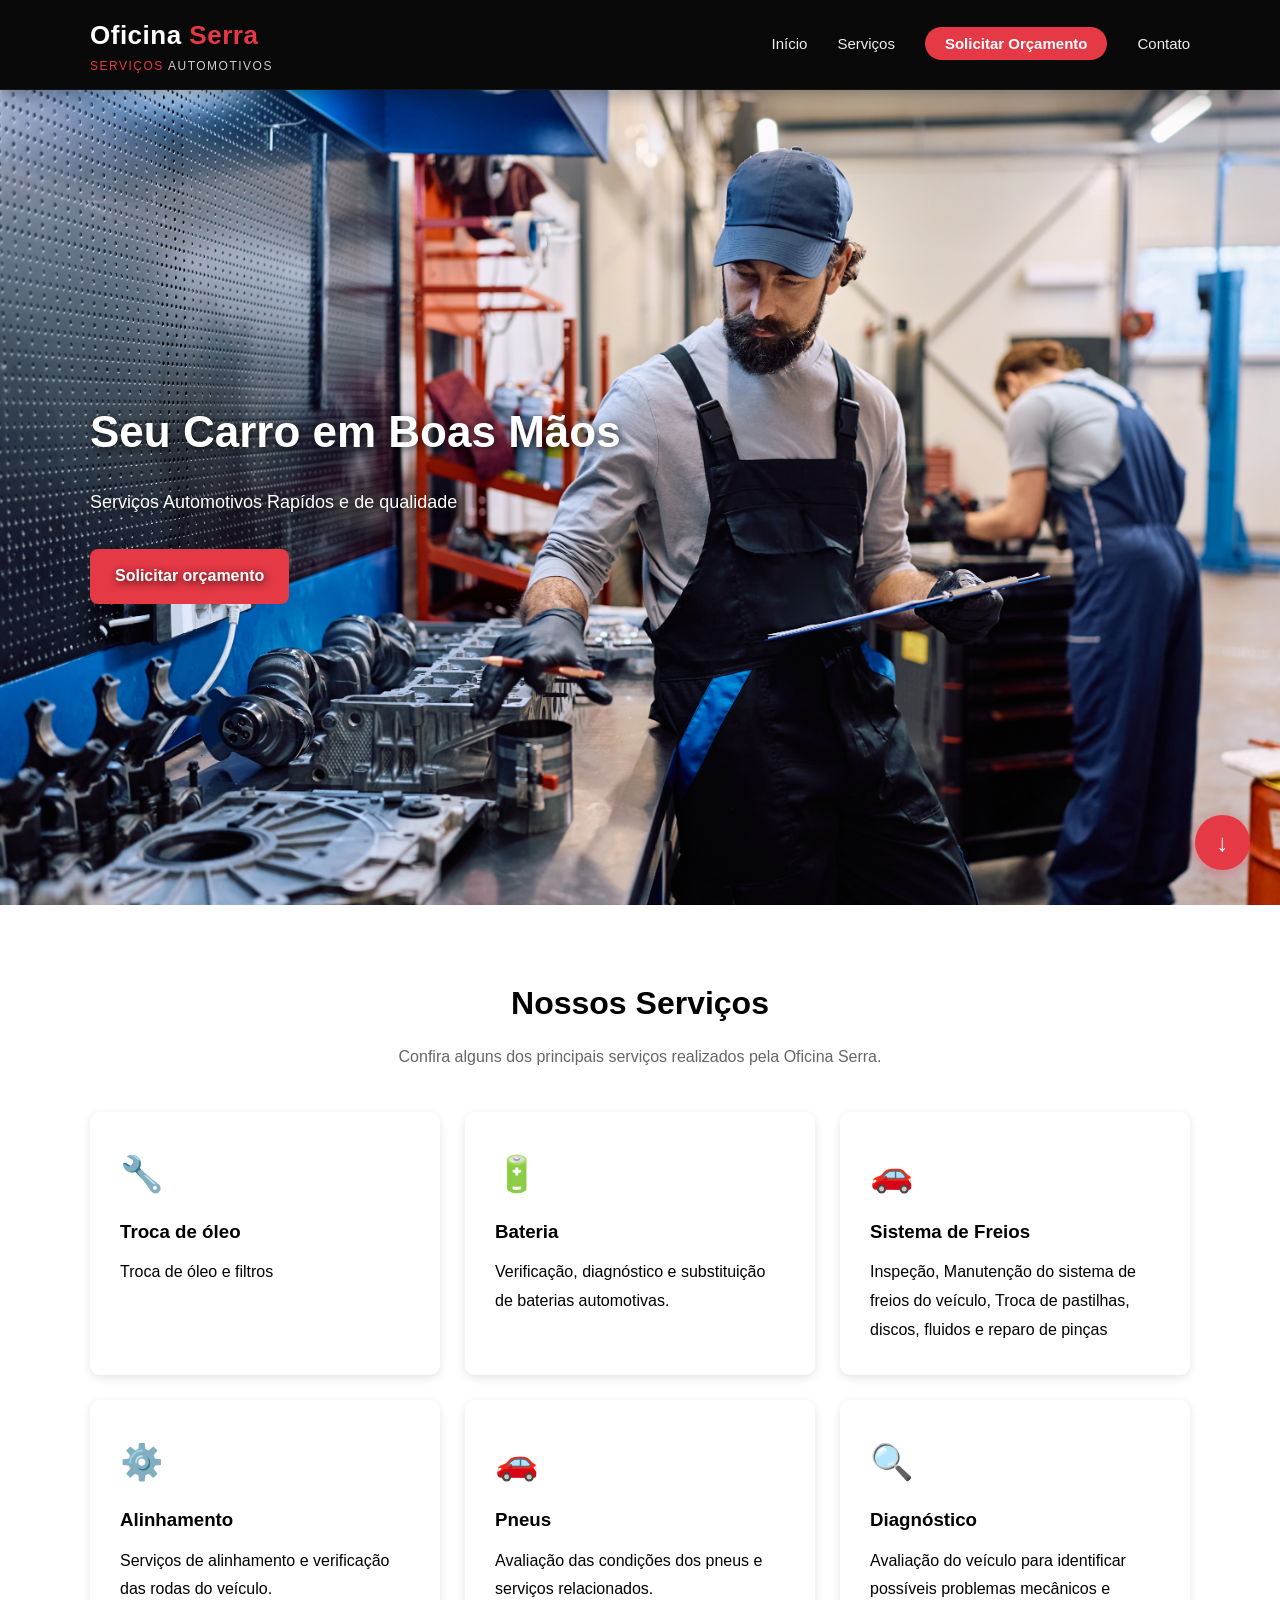
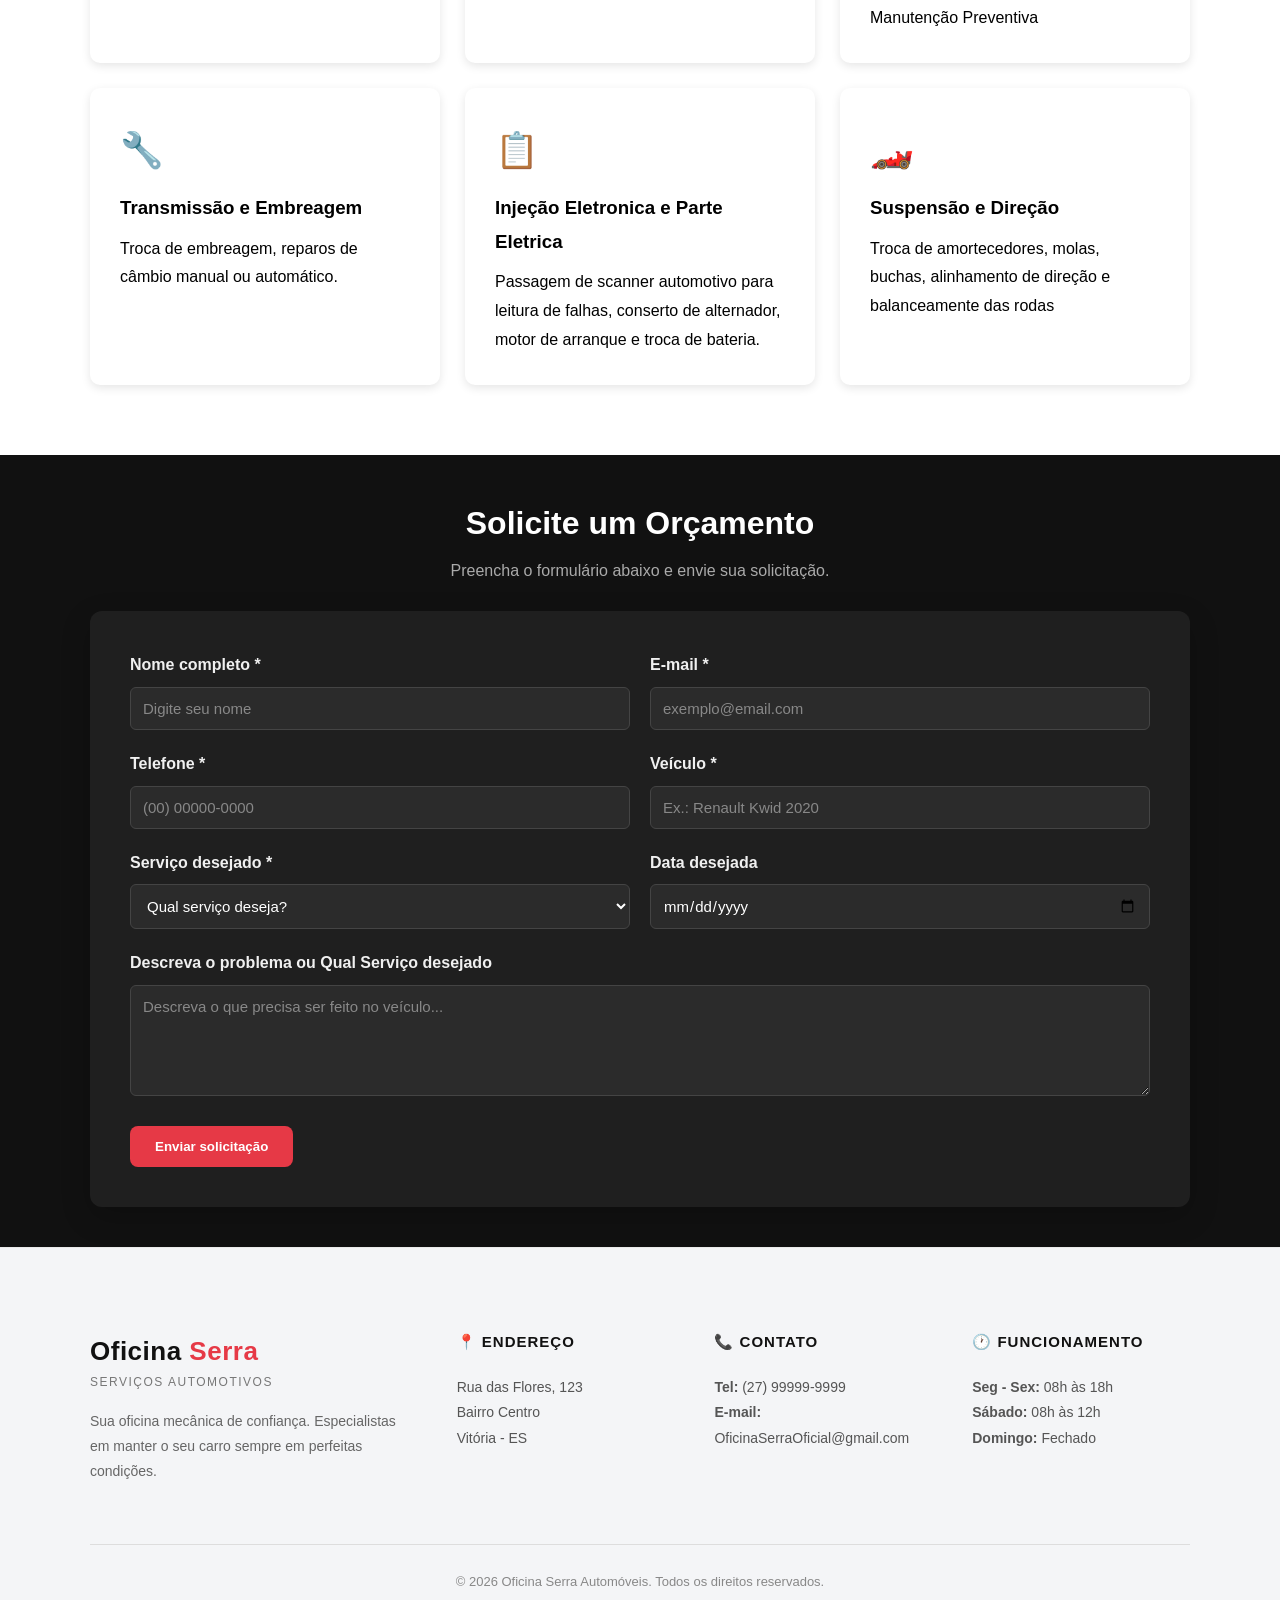
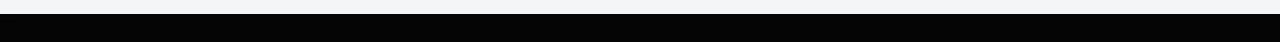
<file: Programação para Internet/src/index.html>
<!DOCTYPE html>
<html lang="pt-BR">

<head>
    <meta charset="UTF-8">
    <meta name="viewport" content="width=device-width, initial-scale=1.0">

    <!-- Nome da pagina -->
    <title>Oficina Serra | Serviços Automotivos</title> 

    <!-- Linka o codigo do Style com o HTML -->
    <link rel="stylesheet" href="styles.css">
    <link rel="stylesheet" href="app/components/formulario/formulario.component.css">
</head>

<body>

    <!-- Cabeçalho -->
    <header>
        <!--Tag div utilizada para criar elementos que podem ser trabalhados de forma separada -->
        <div class="container header-content">

            <div class="logo">
                <h1>Oficina <span>Serra</span></h1> <!-- Titulo do cabeçalho-->
                <h2><span>Serviços</span> Automotivos</h2>
            </div>

            <!-- Utilizando a tag "nav" para navegação dentro da pagina-->
            <nav>
                <!-- Utilizando lista lista não ordenada-->
                <ul>
                    <li><a href="#inicio">Início</a></li>
                    <li><a href="#servicos">Serviços</a></li>
                    <li><a href="#orcamento" class="nav-cta">Solicitar Orçamento</a></li>
                    <li><a href="#contato">Contato</a></li>
                </ul>
            </nav>

        </div>
    </header>


    <main>

        <!-- Banner Inicial -->
        <section id="inicio" class="banner">

            <div class="container banner-content">

                <div>
                    <h2>Seu Carro em Boas Mãos</h2>
                    <p>Serviços Automotivos Rapídos e de qualidade</p>
                    <a href="#orcamento" class="botao"> <!--Botão de navegação para o orçamento-->
                        Solicitar orçamento
                    </a>
                </div>

            </div>

        </section>


        <!-- SERVIÇOS -->
        <section id="servicos" class="section">

            <div class="container">

                <h2 class="titulo">Nossos Serviços</h2>

                <p class="subtitulo">
                    Confira alguns dos principais serviços realizados pela
                    Oficina Serra.
                </p>

                <div class="servicos-grid">
                    <!-- Fio utilizado a tag "article" para criar cartões individuais  -->
                    <article class="card">
                        <div class="icone">🔧</div>
                        <h3>Troca de óleo</h3>
                        <p>
                            Troca de óleo e filtros 
                        </p>
                    </article>

                    <article class="card">
                        <div class="icone">🔋</div>
                        <h3>Bateria</h3>
                        <p>
                            Verificação, diagnóstico e substituição
                            de baterias automotivas.
                        </p>
                    </article>

                    <article class="card">
                        <div class="icone">🚗</div>
                        <h3>Sistema de Freios</h3>
                        <p>
                            Inspeção, Manutenção do sistema de freios
                            do veículo, Troca de pastilhas, discos, fluidos e reparo de pinças
                        </p>
                    </article>

                    <article class="card">
                        <div class="icone">⚙️</div>
                        <h3>Alinhamento</h3>
                        <p>
                            Serviços de alinhamento e verificação
                            das rodas do veículo.
                        </p>
                    </article>

                    <article class="card">
                        <div class="icone">🚗</div>
                        <h3>Pneus</h3>
                        <p>
                            Avaliação das condições dos pneus e serviços
                            relacionados.
                        </p>
                    </article>

                    <article class="card">
                        <div class="icone">🔍</div>
                        <h3>Diagnóstico</h3>
                        <p>
                            Avaliação do veículo para identificar possíveis
                            problemas mecânicos e Manutenção Preventiva
                        </p>
                    </article>

                    <article class="card">
                        <div class="icone">🔧</div>
                        <h3>Transmissão e Embreagem</h3>
                        <p>
                           Troca de embreagem, reparos de câmbio manual ou automático.
                        </p>
                    </article>

                    <article class="card">
                        <div class="icone">📋</div>
                        <h3>Injeção Eletronica e Parte Eletrica</h3>
                        <p>
                            Passagem de scanner automotivo para leitura de falhas, 
                            conserto de alternador, motor de arranque e troca de bateria.
                        </p>
                    </article>

                    <article class="card">
                        <div class="icone">🏎️</div>
                        <h3>Suspensão e Direção</h3>
                        <p>
                            Troca de amortecedores, molas, buchas,
                            alinhamento de direção e balanceamente das rodas
                        </p>
                    </article>

                </div>

            </div>

        </section>


        <!-- Formulário -->
        <section id="orcamento" class="section formulario-section">

            <div class="container">

                <h2 class="titulo">Solicite um Orçamento</h2>

                <p class="subtitulo">
                    Preencha o formulário abaixo e envie sua solicitação.
                </p>

                <app-formulario></app-formulario>  <!-- aqui é injetado o form dinamicamente por causa do JS -->

            </div>

        </section>

    </main>


    <!-- Rodapé e Contatos -->
    <footer id="contato">

        <div class="container">

            <div class="footer-grid">
                
                <!-- Coluna 1: Marca e Sobre -->
                <div class="footer-brand">
                    <div class="logo">
                        <h1 style="color: #111;">Oficina <span style="color: #e63946;">Serra</span></h1>
                        <h2 style="color: #777;">Serviços Automotivos</h2>
                    </div>
                    <p style="margin-top: 15px;">Sua oficina mecânica de confiança. Especialistas em manter o seu carro sempre em perfeitas condições.</p>
                </div>

                <!-- Coluna 2: Endereço -->
                <div>
                    <h3>📍 Endereço</h3>
                    <p>Rua das Flores, 123<br>Bairro Centro<br>Vitória - ES</p>
                </div>
                
                <!-- Coluna 3: Contato -->
                <div>
                    <h3>📞 Contato</h3>
                    <p><strong>Tel:</strong> (27) 99999-9999<br><strong>E-mail:</strong> OficinaSerraOficial@gmail.com</p>
                </div>
                
                <!-- Coluna 4: Horário -->
                <div>
                    <h3>🕐 Funcionamento</h3>
                    <p><strong>Seg - Sex:</strong> 08h às 18h<br><strong>Sábado:</strong> 08h às 12h<br><strong>Domingo:</strong> Fechado</p>
                </div>

            </div>

            <div class="footer-copyright">
                <p>&copy; 2026 Oficina Serra Automóveis. Todos os direitos reservados.</p>
            </div>

        </div>

    </footer>


    <!-- Botão flutuante para descida -->
    <a href="#servicos" class="btn-flutuante" title="Ir para Serviços">↓</a>

    <!-- JAVASCRIPT -->
    <script type="module" src="main.js"></script>

</body>

</html>
```
</file>
<file: Programação para Internet/src/styles.css>
/* ================================
   CONFIGURAÇÕES GERAIS
================================ */

* {
    margin: 0;
    padding: 0;
    box-sizing: border-box;
}

html {
    scroll-behavior: smooth;
}

body {
    font-family: Arial, Helvetica, sans-serif;
    background-color: #050505; /* Evita vazamento de fundo branco no fim da página */
    color: black;
    line-height: 1.8;
}

.container {
    width: 90%;
    max-width: 1100px;
    margin: 0 auto;
}


/* ================================
   CABEÇALHO
================================ */

header {
    background-color: rgba(10, 10, 10, 0.95);
    backdrop-filter: blur(10px);
    color: white;
    padding: 12px 0;
    position: sticky;
    top: 0;
    z-index: 1000;
    box-shadow: 0 4px 20px rgba(0, 0, 0, 0.4);
    border-bottom: 1px solid rgba(255, 255, 255, 0.05);
}

.header-content {
    display: flex;
    align-items: center;
    justify-content: space-between;
}

.logo {
    display: flex;
    flex-direction: column;
}

.logo h1 {
    font-size: 26px;
    font-weight: 800;
    letter-spacing: 0.5px;
}

.logo span {
    color: #e63946;
}

.logo h2 {
    font-size: 12px;
    font-weight: 400;
    color: #ccc;
    letter-spacing: 1.5px;
    text-transform: uppercase;
    margin-top: -3px;
}


/* ================================
   MENU
================================ */

nav ul {
    list-style: none;
    display: flex;
    align-items: center;
    gap: 30px;
}

nav a {
    color: #eee;
    text-decoration: none;
    font-weight: 500;
    font-size: 15px;
    transition: all 0.3s ease;
}

nav a:hover {
    color: #e63946;
}

.nav-cta {
    background-color: #e63946;
    color: white !important;
    padding: 8px 20px;
    border-radius: 25px;
    font-weight: bold;
}

.nav-cta:hover {
    background-color: #d62828;
    transform: translateY(-2px);
    box-shadow: 0 4px 10px rgba(230, 57, 70, 0.4);
}


/* ================================
   banner
================================ */

.banner {
    background:  url(assets/images/imagem2.jpg);
    background-size: cover;
    background-position: center;
    background-repeat: no-repeat;    

      


    min-height: calc(100vh - 85px); /* Faz o banner preencher o espaço restante da tela, cobrindo o fundo branco */

    display: flex;
    align-items: center;

    color: #ffffff;
    text-shadow: 1px 2px 8px rgba(0, 0, 0, 0.8);
}

.banner-content {
    display: flex;
    align-items: center;
}

.banner h2 {
    font-size: 44px;
    margin-bottom: 15px;
}

.banner p {
    max-width: 600px;
    font-size: 18px;
    margin-bottom: 30px;
}


/* ================================
   BOTÕES
================================ */

.botao {
    display: inline-block;

    background-color: #e63946;
    color: white;

    border: none;
    border-radius: 8px;

    padding: 13px 25px;

    text-decoration: none;
    font-weight: bold;

    cursor: pointer;

    transition: 0.3s;
}

.botao:hover {
    background-color: #d62828;
    transform: translateY(-2px);
    box-shadow: 0 5px 15px rgba(214, 40, 40, 0.4);
}

/* ================================
   BOTÃO FLUTUANTE (DESCIDA)
================================ */
.btn-flutuante {
    position: fixed;
    bottom: 30px;
    right: 30px;
    width: 55px;
    height: 55px;
    background-color: #e63946;
    color: white;
    border-radius: 50%;
    display: flex;
    align-items: center;
    justify-content: center;
    font-size: 24px;
    text-decoration: none;
    box-shadow: 0 4px 15px rgba(230, 57, 70, 0.4);
    z-index: 999;
    transition: all 0.3s ease;
}

.btn-flutuante:hover {
    transform: translateY(3px);
    background-color: #d62828;
    box-shadow: 0 6px 20px rgba(214, 40, 40, 0.6);
}

.btn-flutuante.escondido {
    opacity: 0;
    pointer-events: none;
    transform: translateY(20px);
}


/* ================================
   SEÇÕES
================================ */

section {
    scroll-margin-top: 85px; /* Compensa o menu fixo para as ancoras mostrarem o título */
}

.section {
    padding: 70px 0;
    background-color: white; /* Mantém as seções normais brancas */
}

.titulo {
    text-align: center;
    font-size: 32px;
    margin-bottom: 10px;
}

.subtitulo {
    text-align: center;
    color: #666;
    margin-bottom: 40px;
}


/* ================================
   SERVIÇOS
================================ */

.servicos-grid {
    display: grid;

    grid-template-columns:
        repeat(3, 1fr);

    gap: 25px;
}

.card {
    background-color: white;

    padding: 30px;

    border-radius: 10px;

    box-shadow:
        0 3px 10px rgba(0, 0, 0, 0.1);

    transition: 0.3s;
}

.card:hover {
    transform: translateY(-5px);
}

.card h3 {
    margin: 10px 0;
}

.icone {
    font-size: 35px;
}


/* ================================
   RODAPÉ / CONTATO
================================ */

footer {
    background-color: #f4f5f7; /* Fundo claro e moderno para quebrar o peso da página */
    color: #333;
    padding: 80px 0 20px;
    scroll-margin-top: 85px;
    border-top: 1px solid #eaeaea;
}

.footer-grid {
    display: grid;
    grid-template-columns: 1.5fr 1fr 1fr 1fr; /* Coluna da logo/descrição um pouco mais larga */
    gap: 40px;
    text-align: left; /* Alinhamento à esquerda fica muito mais premium */
    margin-bottom: 60px;
}

.footer-grid h3 {
    margin-bottom: 20px;
    color: #111; /* Preto forte para contraste */
    font-size: 15px;
    font-weight: 800;
    text-transform: uppercase;
    letter-spacing: 1px;
}

.footer-grid p {
    color: #555;
    font-size: 14px;
    line-height: 1.8;
}

.footer-brand p {
    color: #666;
}

.footer-copyright {
    text-align: center;
    border-top: 1px solid #dddddd;
    padding-top: 25px;
    font-size: 13px;
    color: #888;
}


/* ================================
   RESPONSIVIDADE
   TABLETS
================================ */

@media (max-width: 800px) {

    .header-content {
        flex-direction: column;
        gap: 20px;
    }

    nav ul {
        gap: 15px;
    }

    .servicos-grid {
        grid-template-columns:
            repeat(2, 1fr);
    }

    .footer-grid {
        grid-template-columns: repeat(2, 1fr);
    }

}


/* ================================
   RESPONSIVIDADE
   CELULAR
================================ */

@media (max-width: 600px) {

    .header-content {
        text-align: center;
    }

    nav ul {
        flex-direction: column;
        gap: 10px;
    }

    .banner {
        min-height: 400px;
        text-align: center;
    }

    .banner h2 {
        font-size: 32px;
    }

    .banner p {
        font-size: 16px;
    }

    .servicos-grid {
        grid-template-columns: 1fr;
    }

    .footer-grid {
        grid-template-columns: 1fr;
    }

    .section {
        padding: 50px 0;
    }

}
</file>
<file: Programação para Internet/src/app/components/formulario/formulario.component.css>
/* ================================
   FORMULÁRIO - ESTILOS DO COMPONENTE
================================ */

.formulario-section {
    background-color: #111111;
    color: white;
    padding: 40px 0; /* Preenchimento menor para otimizar espaço */
}

.formulario-section .titulo {
    color: white;
    margin-bottom: 5px; /* Título mais próximo do subtítulo */
}

.formulario-section .subtitulo {
    color: #aaaaaa;
    margin-bottom: 25px; /* Subtítulo mais próximo do formulário */
}

form {
    background-color: #1f1f1f;
    padding: 40px;
    border-radius: 12px;
    display: grid;
    grid-template-columns: repeat(2, 1fr);
    gap: 20px;
    box-shadow: 0 10px 30px rgba(0, 0, 0, 0.2);
}

.campo {
    display: flex;
    flex-direction: column;
}

.campo label {
    font-weight: bold;
    margin-bottom: 7px;
    color: #f0f0f0;
}

.campo input,
.campo select,
.campo textarea {
    padding: 12px;
    border: 1px solid #444;
    border-radius: 6px;
    font-size: 15px;
    font-family: inherit;
    background-color: #2b2b2b;
    color: white;
    transition: outline 0.2s, border-color 0.2s, box-shadow 0.2s;
}

.campo input::placeholder,
.campo textarea::placeholder {
    color: #888;
}

.campo input:focus,
.campo select:focus,
.campo textarea:focus {
    outline: none;
    border-color: #e63946;
    box-shadow: 0 0 0 3px rgba(230, 57, 70, 0.25);
}

.campo-completo {
    grid-column: 1 / -1;
}

form .botao {
    width: fit-content;
    margin-top: 10px;
}

form .botao:disabled {
    background-color: #ccc;
    cursor: not-allowed;
    transform: none;
}

.mensagem-sucesso {
    margin-top: 20px;
    padding: 15px;
    border-radius: 5px;
    text-align: center;
    font-weight: bold;
    display: none;
    background-color: #d4edda;
    color: #155724;
    transition: all 0.3s ease;
}

/* RESPONSIVIDADE FORMULÁRIO */
@media (max-width: 600px) {
    form {
        grid-template-columns: 1fr;
        padding: 25px;
    }
    .campo-completo {
        grid-column: auto;
    }
    form .botao {
        width: 100%;
    }
}
</file>
